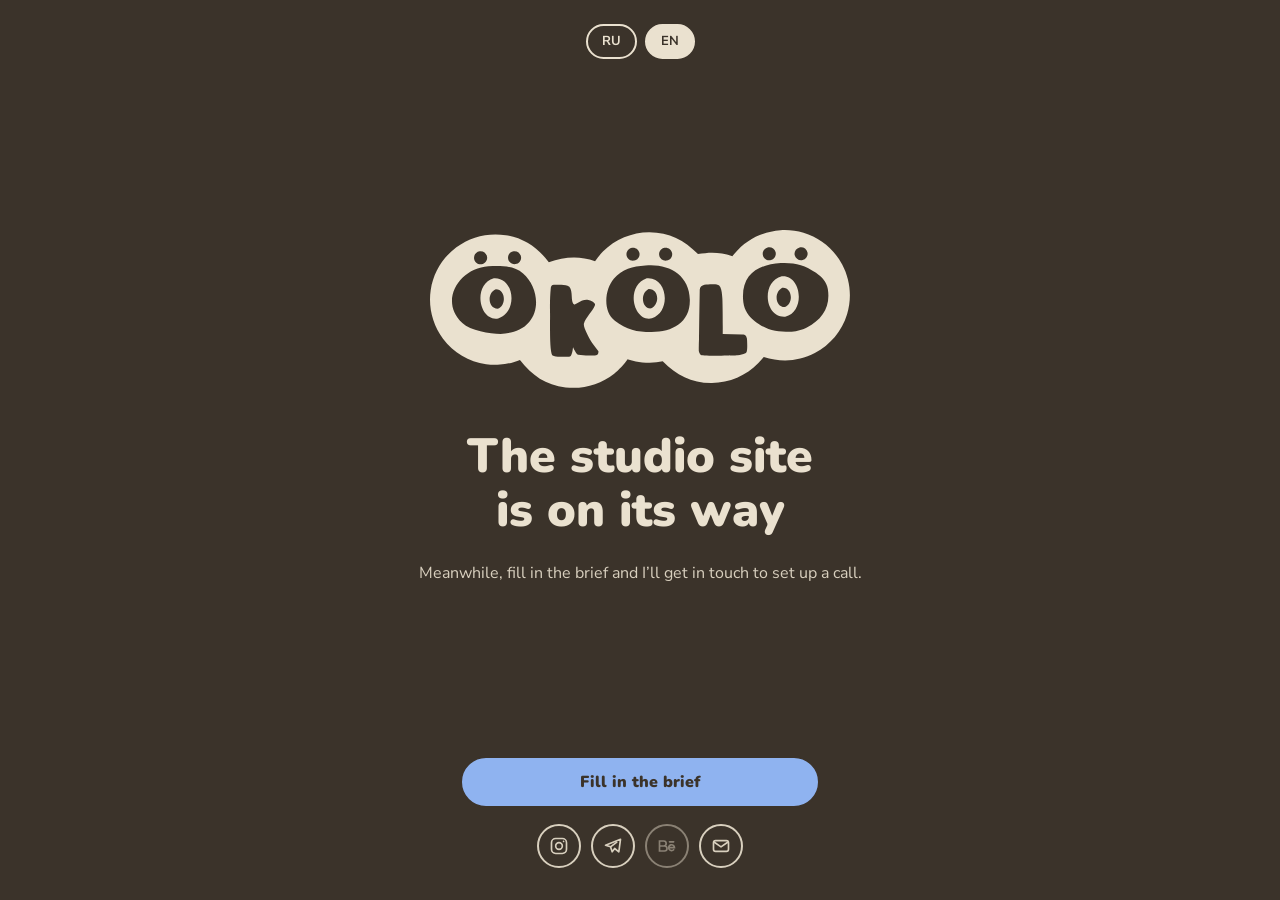
<file: index.html>
<!doctype html>
<html lang="ru">
<head>
<meta charset="utf-8">
<meta name="viewport" content="width=device-width, initial-scale=1, viewport-fit=cover">
<title>OKOLO Studio</title>
<meta name="description" content="OKOLO Studio. Заполни бриф, и я свяжусь с тобой. / Fill in the brief and I’ll get in touch.">
<meta name="theme-color" content="#3B332A">
<link rel="icon" href="/assets/mark.svg" type="image/svg+xml">
<link rel="preconnect" href="https://fonts.googleapis.com"><link rel="preconnect" href="https://fonts.gstatic.com" crossorigin>
<link href="https://fonts.googleapis.com/css2?family=Nunito:wght@900&family=Nunito+Sans:opsz,wght@6..12,400;6..12,600;6..12,700&display=swap" rel="stylesheet">
<style>
:root{--cocoa:#3B332A;--cream:#EAE1CF;--sky:#8FB3F0;--m:24px}
@media(min-width:600px){:root{--m:48px}}
*{box-sizing:border-box}html,body{margin:0;min-height:100%;background:var(--cocoa);color:var(--cream)}
body{font:400 16px/1.5 'Nunito Sans',system-ui,sans-serif;hyphens:none}
.screen{min-height:100vh;min-height:100dvh;display:flex;flex-direction:column;align-items:center;padding:calc(24px + env(safe-area-inset-top)) var(--m) calc(32px + env(safe-area-inset-bottom));text-align:center}
.grow{flex:1}
.lang{display:flex;gap:8px}
.chip{font:700 13px/1 'Nunito Sans',sans-serif;border:2px solid var(--cream);color:var(--cream);background:none;border-radius:999px;padding:9px 14px;cursor:pointer;touch-action:manipulation}
.chip[aria-pressed=true]{background:var(--cream);color:var(--cocoa)}
.hero{display:flex;flex-direction:column;align-items:center;gap:24px;max-width:640px;width:100%}
.logo{width:min(300px,80%);height:auto;color:var(--cream);margin-bottom:8px}
@media(min-width:1024px){.logo{width:420px}}
h1{font:900 clamp(28px,7.6vw,48px)/1.12 'Nunito',sans-serif;margin:0;text-wrap:balance}
p{margin:0;max-width:520px;text-wrap:pretty;opacity:.9}
.cta{display:flex;align-items:center;justify-content:center;width:100%;max-width:360px;min-height:52px;padding:14px 28px;border-radius:999px;background:var(--sky);color:var(--cocoa);border:2px solid var(--cocoa);font:900 16px/1 'Nunito',sans-serif;text-decoration:none;white-space:nowrap;touch-action:manipulation;transition:transform .12s}
.cta:active{transform:scale(.98)}
.bottom{display:flex;flex-direction:column;align-items:center;gap:16px;width:100%}
.socials{display:flex;gap:10px}
.social{width:44px;height:44px;border-radius:50%;border:2px solid currentColor;display:grid;place-items:center;color:var(--cream);opacity:.9}
.social svg{width:20px;height:20px}
.social.soon{opacity:.45}
.mail{color:var(--cream);font-weight:600;font-size:14px;text-underline-offset:4px}
[data-l]{display:none}html[lang=ru] [data-l=ru],html[lang=en] [data-l=en]{display:revert}
</style>
</head>
<body>
<main class="screen">
  <div class="lang" role="group" aria-label="Язык / Language"><button class="chip" data-set="ru">RU</button><button class="chip" data-set="en">EN</button></div>
  <div class="grow"></div>
  <div class="hero">
    <div id="logo"></div>
    <h1><span data-l="ru">Сайт студии<br> скоро будет здесь</span><span data-l="en">The studio site<br> is on its way</span></h1>
    <p><span data-l="ru">А пока можно заполнить бриф, и&nbsp;я свяжусь с&nbsp;тобой, чтобы договориться о&nbsp;созвоне.</span><span data-l="en">Meanwhile, fill in the brief and I’ll get in touch to set up a&nbsp;call.</span></p>
  </div>
  <div class="grow"></div>
  <div class="bottom">
    <a class="cta" href="/brief/"><span data-l="ru">Заполнить бриф</span><span data-l="en">Fill in the brief</span></a>
    <div class="socials"><a class="social" href="https://www.instagram.com/okolo.studio/" target="_blank" rel="noopener" aria-label="Instagram"><svg viewBox="0 0 24 24" fill="none" stroke="currentColor" stroke-width="2"><rect x="3" y="3" width="18" height="18" rx="5"/><circle cx="12" cy="12" r="4"/><circle cx="17.5" cy="6.5" r="1" fill="currentColor" stroke="none"/></svg></a><a class="social" href="https://t.me/okolo_studio" target="_blank" rel="noopener" aria-label="Telegram"><svg viewBox="0 0 24 24" fill="none" stroke="currentColor" stroke-width="2" stroke-linejoin="round"><path d="M21 4 3 11l6 2 2 6 3-4 5 4z"/><path d="m9 13 8-6"/></svg></a><span class="social soon" role="img" aria-label="Behance · soon" title="Behance · soon"><svg viewBox="0 0 24 24" fill="none" stroke="currentColor" stroke-width="2" stroke-linecap="round"><path d="M3 6h5a3 3 0 0 1 0 6H3zM3 12h6a3 3 0 0 1 0 6H3z"/><path d="M14 14h7a3.5 3.5 0 1 0-1 2.5M15 7h5"/></svg></span><a class="social" href="mailto:hello@okolo.studio" aria-label="hello@okolo.studio"><svg viewBox="0 0 24 24" fill="none" stroke="currentColor" stroke-width="2" stroke-linecap="round" stroke-linejoin="round"><rect x="3" y="5.5" width="18" height="13" rx="2.5"/><path d="M4 7.5 12 13l8-5.5"/></svg></a></div>
  </div>
</main>
<script src="/logo.js"></script>
<script>
document.getElementById('logo').outerHTML = window.OKOLO_LOGO;
var saved; try { saved = localStorage.getItem('okolo-lang'); } catch (e) {}
function setLang(l) { document.documentElement.lang = l; document.querySelectorAll('[data-set]').forEach(function (b) { b.setAttribute('aria-pressed', b.dataset.set === l); }); try { localStorage.setItem('okolo-lang', l); } catch (e) {} }
setLang(saved || (/^ru/i.test(navigator.language || '') ? 'ru' : 'en'));
document.querySelectorAll('[data-set]').forEach(function (b) { b.onclick = function () { setLang(b.dataset.set); }; });
</script>
</body>
</html>
</file>
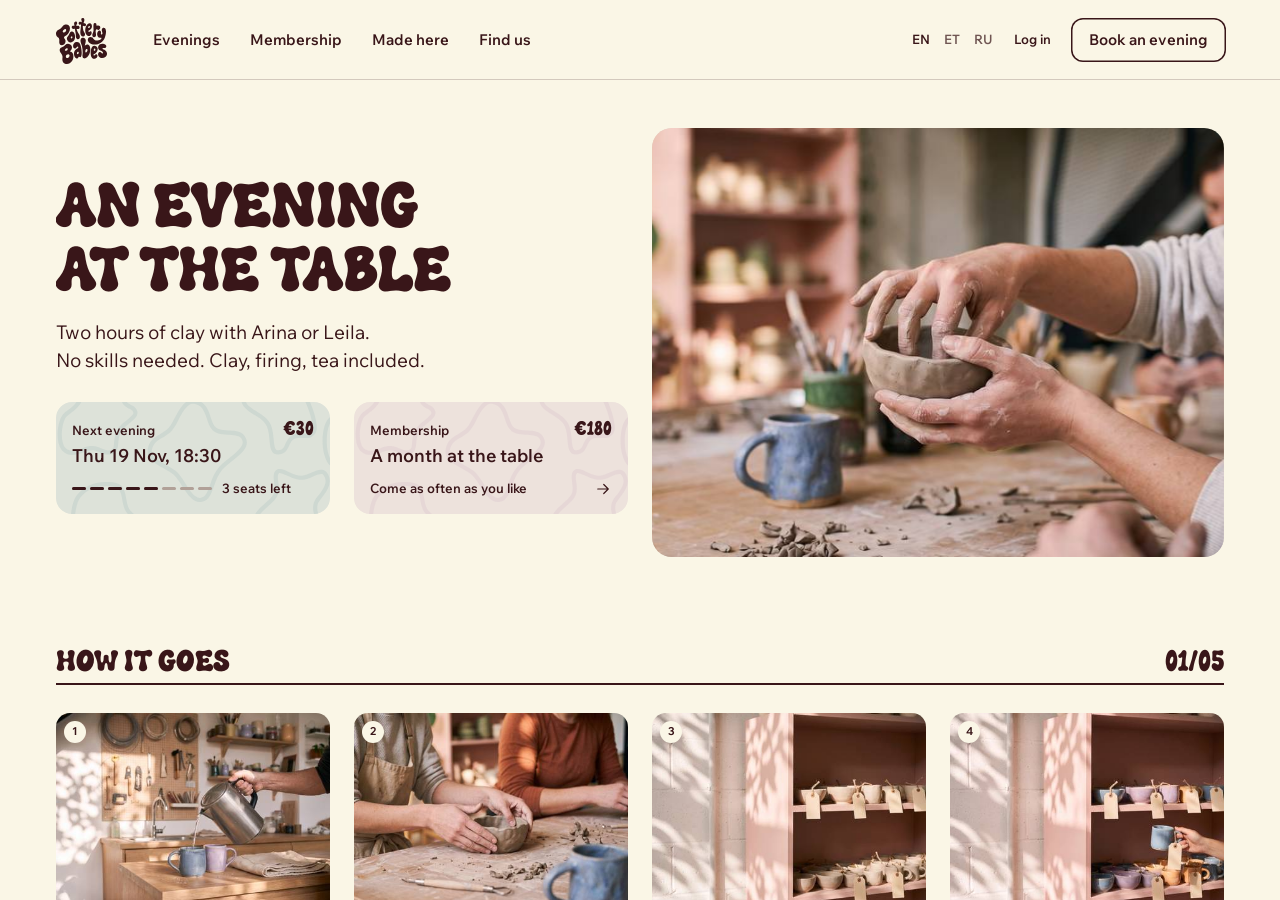
<file: pottery-babes/index.html>
<!doctype html>
<html lang="en">
<head>
<meta charset="utf-8">
<meta name="viewport" content="width=device-width,initial-scale=1,viewport-fit=cover">
<title>Pottery Babes, the members' pottery studio in Tallinn</title>
<meta name="description" content="An evening at the table for €30 or a month for €180. Prototype of the Pottery Babes website with sample data.">
<meta name="robots" content="noindex,nofollow">
<meta name="theme-color" content="#FAF6E6">
<link rel="icon" href="assets/icons/favicon.svg" type="image/svg+xml">
<link rel="icon" href="assets/icons/favicon-32px.png" sizes="32x32" type="image/png">
<link rel="apple-touch-icon" href="assets/icons/apple-touch-icon-180px.png">
<link rel="preconnect" href="https://fonts.googleapis.com">
<link rel="preconnect" href="https://fonts.gstatic.com" crossorigin>
<link href="https://fonts.googleapis.com/css2?family=Wix+Madefor+Text:wght@400;500;600;700&display=swap" rel="stylesheet">
<link rel="preload" href="assets/pottery-babes.woff2" as="font" type="font/woff2" crossorigin>
<link rel="stylesheet" href="styles.css">
</head>
<body>
<div class="app" id="app">
 <div class="devwrap" id="devwrap"><div class="devbox" id="devbox"><div class="device" id="device" data-dev="phone"><div class="stage" id="stage">

  <!-- HOME -->
  <section class="screen" id="s-home">
   <header class="bar" data-bar></header>
   <div class="scroll" id="homescroll">
    <div class="hero">
     <div class="hero-img" id="heroimg"><img data-img="hero" alt="Hands shaping a small clay bowl at the studio table"></div>
     <div class="hero-t">
      <h1 class="h1 hl" id="herohl"><span><b>An evening</b></span> <span><b>at the table</b></span></h1>
      <p data-in style="--i:2">Two hours of clay with Arina or Leila.<br>No skills needed. Clay, firing, tea included.</p>
      <div class="hero-cards" data-in style="--i:3">
       <button class="nextcard patt" id="nextcard" data-act="book" data-ev="1119">
        <span class="nc-top"><span><span class="nc-l">Next evening</span><span><span class="nc-p">Next: </span>Thu 19 Nov, 18:30</span></span><span class="num" style="font-size:20px" data-guest>€30</span><span class="small b" data-mem id="nextinc">Included</span></span>
        <span class="seatline"><span class="seats" data-taken="5"></span><span class="small b">3 seats left</span></span>
       </button>
       <button class="nextcard monthcard patt s-lilac" data-mem data-act="nav-profile">
        <span class="nc-top"><span><span class="nc-l">Your membership</span><span>Active until 16 Dec</span></span></span>
        <span class="seatline"><span class="small b mynext" data-d="See your profile">See your profile</span><span class="ic s chev" data-ic="fwd" style="margin-left:auto"></span></span>
       </button>
       <button class="nextcard monthcard patt s-lilac" data-guest data-act="member">
        <span class="nc-top"><span><span class="nc-l">Membership</span><span>A month at the table</span></span><span class="num" style="font-size:20px">€180</span></span>
        <span class="seatline"><span class="small b">Come as often as you like</span><span class="ic s chev" data-ic="fwd" style="margin-left:auto"></span></span>
       </button>
       <button class="rowbtn memrow" data-guest data-act="member"><span class="small">Coming often? A month is €180</span><span class="ic chev" data-ic="fwd"></span></button>
       <button class="rowbtn memrow" data-mem data-act="nav-profile"><span class="small mynext" data-d="Your membership is active until 16 Dec">Your membership is active until 16 Dec</span><span class="ic chev" data-ic="fwd"></span></button>
      </div>
     </div>
    </div>

    <div class="sec"><div class="sec-h" data-reveal><h2 class="h2">How it goes</h2><span class="h2">01/05</span></div>
     <div class="steps">
      <div class="step" data-reveal style="--i:0"><div class="ph"><img data-img="step1" alt=""><span class="n">1</span></div><div class="tx"><b>Come as you are</b><small>No experience, no kit. The kettle is on.</small></div></div>
      <div class="step" data-reveal style="--i:1"><div class="ph"><img data-img="step2" alt=""><span class="n">2</span></div><div class="tx"><b>Make a thing</b><small>Two hours at the table. Arina or Leila show how.</small></div></div>
      <div class="step" data-reveal style="--i:2"><div class="ph"><img data-img="step3" alt=""><span class="n">3</span></div><div class="tx"><b>We fire it</b><small>It dries, meets the kiln and waits on the shelf.</small></div></div>
      <div class="step" data-reveal style="--i:3"><div class="ph"><img data-img="step4" alt=""><span class="n">4</span></div><div class="tx"><b>Come back for it</b><small>We message you when it is ready.</small></div></div>
     </div>
    </div>

    <div class="sec"><div class="sec-h" data-reveal><h2 class="h2">Next evenings</h2><span class="h2">02/05</span></div>
     <div id="homelist"></div>
     <button class="rowbtn rowlink" data-reveal data-act="book" data-view="month"><span class="small b">See the whole month</span><span class="ic chev" data-ic="fwd"></span></button>
    </div>

    <div class="split belong s-lilac" id="belong" data-reveal>
     <div class="ph"><img data-img="belong" alt="Two friends laughing over a clay cup at the table"></div>
     <div class="in2 patt">
      <h2 class="h1 s">Belong</h2>
      <ul class="checks"><li style="--i:0"><span class="ic s" data-ic="check"></span>Come as often as you like</li><li style="--i:1"><span class="ic s" data-ic="check"></span>Your own shelf</li><li style="--i:2"><span class="ic s" data-ic="check"></span>Firing included</li><li style="--i:3"><span class="ic s" data-ic="check"></span>A members' evening every month</li></ul>
      <div data-guest>
       <div class="priceline"><span class="num">€180</span><span class="small">a month</span></div>
       <button class="btn quiet" data-act="join">Become a member</button>
       <p class="small mute" style="margin-top:14px">Here about twice a week?<br>Then the month costs less than dropping in.</p>
      </div>
      <div data-mem>
       <p class="status" style="margin:18px 0 4px"><svg class="tick in" viewBox="0 0 24 24"><circle cx="12" cy="12" r="12"/><path pathLength="1" d="M7 12.4l3.3 3.3L17 9"/></svg>Your membership is active</p>
       <p class="small" style="margin-bottom:16px">17 Nov to 16 Dec, renews 17 Dec</p>
       <button class="btn quiet" data-act="book">Book an evening</button>
       <p class="small mute" style="margin-top:14px">Evenings are included.<br>Nothing to pay when you book.</p>
      </div>
     </div>
    </div>

    <div class="sec" id="madehome"><div class="sec-h" data-reveal><h2 class="h2">Made here</h2><span class="h2">03/05</span></div>
     <div class="pad" style="padding-top:var(--sh);display:grid;gap:18px">
      <p class="lead" data-reveal>Meet the members. Each has a shelf at the studio and a page for what came out of the kiln.</p>
      <div class="mems" id="homemems" data-reveal></div>
      <div class="wgrid" id="homeworks"></div>
     </div>
     <button class="rowbtn rowlink" data-reveal data-act="nav-made"><span class="small b">See the whole shelf</span><span class="ic chev" data-ic="fwd"></span></button>
    </div>

    <div class="sec find" id="find"><div class="sec-h" data-reveal><h2 class="h2">Find us</h2><span class="h2">04/05</span></div>
     <div class="split rev s-c50" data-reveal>
      <div class="ph"><img data-img="studio" alt="The studio room with a long table by the window"></div>
      <div class="in2 patt">
       <h3 class="h1 s">Ankru 8, Tallinn</h3>
       <ul class="facts"><li><span class="ic s" data-ic="pin"></span>In the courtyard of the Põhjala factory</li><li><span class="ic s" data-ic="cal"></span>The glass door opens for booked evenings</li></ul>
       <button class="btn quiet" data-act="noop">Open in Maps<span class="ic s chev" data-ic="fwd"></span></button>
      </div>
     </div>
    </div>

    <div class="sec"><div class="sec-h" data-reveal><h2 class="h2">Good to know</h2><span class="h2">05/05</span></div>
     <div class="know">
       <div class="acc"><button class="acc-h" data-act="acc" aria-expanded="false"><span>Do I need to know how?</span><i class="pm"></i></button><div class="acc-b"><div><p>No. Most people at the table try clay for the first time. Arina or Leila show every step.</p></div></div></div>
       <div class="acc"><button class="acc-h" data-act="acc" aria-expanded="false"><span>What is in the €30?</span><i class="pm"></i></button><div class="acc-b"><div><p>Two hours at the table, clay, firing and tea.</p></div></div></div>
       <div class="acc"><button class="acc-h" data-act="acc" aria-expanded="false"><span>Can I come alone?</span><i class="pm"></i></button><div class="acc-b"><div><p>Yes. Many people do. You share one table with everyone else.</p></div></div></div>
       <div class="acc"><button class="acc-h" data-act="acc" aria-expanded="false"><span>When do I get my piece?</span><i class="pm"></i></button><div class="acc-b"><div><p>After it has dried and been fired. We message you when it is ready to pick up.</p></div></div></div>
     </div>
     <div class="wonder patt s-blue duo" data-reveal><div class="duo-t"><b>Still wondering?</b><br><button class="link" style="padding:4px 0" data-act="noop">Write to us on Instagram</button></div><span class="ch" data-c="plate" data-e="thinking"></span></div>
    </div>

    <footer class="foot patt" id="foot">
     <div class="foot-a"><img data-logo="foot" alt="Pottery Babes"><h2 class="h1 foot-h">See you at&nbsp;the&nbsp;table</h2></div>
     <div class="foot-b">
      <div><span>Ankru 8, Tallinn</span><span>Põhjala factory courtyard</span></div>
      <div><span>An evening, €30</span><span>A month, €180</span></div>
      <div><span>Instagram @pottery.babes</span><span>EN&nbsp; ET&nbsp; RU</span></div>
     </div>
     <div class="foot-c"><span>© 2026 Pottery Babes</span><span>Prototype for review. Photos, members and dates are sample data, studio photos are AI placeholders.</span></div>
    </footer>
   </div>
   <div class="sticky" id="sticky"><button class="btn buy" data-act="book"><span>Book an evening</span><i class="div" data-guest></i><span data-guest>€30</span></button></div>
  </section>

  <!-- MEMBERSHIP -->
  <section class="screen" id="s-member" hidden>
   <header class="bar" data-bar></header>
   <div class="scroll"><div class="body two">
    <div class="main">
     <button class="link crumb top" data-act="back"><span class="ic s" data-ic="back"></span>Back</button>
     <h1 class="h1 top" data-in style="--i:0">A month at&nbsp;the&nbsp;table</h1>
     <p class="lead top" data-in style="--i:1">Come whenever the studio is open, as often as you like. Your work waits on your own shelf.</p>
     <div class="priceline" data-in style="--i:3;margin:4px 0"><span class="num" style="font-size:var(--h1)">€180</span><span>a month</span></div>
     <p class="small mute" data-guest data-in style="--i:4">Here about twice a week? Then the month costs less than dropping in.</p><p class="small mute" data-mem data-in style="--i:4">Your month runs 17 Nov to 16 Dec and renews 17 Dec. Evenings are included.</p>
    </div>
    <aside class="side">
     <div class="card s-lilac" data-in style="--i:2"><div class="ph"><img data-img="belong" alt=""></div>
      <div class="rows" style="padding:14px 16px 16px"><ul class="checks" style="margin:0"><li style="--i:1"><span class="ic s" data-ic="check"></span>Come as often as you like</li><li style="--i:2"><span class="ic s" data-ic="check"></span>Your own shelf</li><li style="--i:3"><span class="ic s" data-ic="check"></span>Firing included</li><li style="--i:4"><span class="ic s" data-ic="check"></span>A members' evening every month</li></ul></div></div>
    </aside>
   </div></div>
   <div class="footbar"><button class="btn buy" data-guest data-act="join"><span>Become a member</span><i class="div"></i><span>€180</span></button><p class="small" data-mem><b>Your membership is active</b>, until 16 Dec</p><button class="btn next" data-mem data-act="book">Book an evening</button></div>
  </section>

  <!-- BOOK -->
  <section class="screen" id="s-book" hidden>
   <div class="flowbar" data-flowbar></div>
   <div class="scroll"><div class="body two">
    <div class="main">
     <h1 class="h1 s" data-in style="--i:0">Pick an evening</h1>
     <p class="status" data-mem data-in style="--i:1"><svg class="tick" viewBox="0 0 24 24"><circle cx="12" cy="12" r="12"/><path pathLength="1" d="M7 12.4l3.3 3.3L17 9"/></svg>Active membership, nothing to pay</p>
     <div class="seg short" id="viewseg" data-in style="--i:1"><i class="thumb"></i><button data-act="view" data-view="list" class="on">List</button><button data-act="view" data-view="month">Month</button></div>
     <div id="bookbody"></div>
    </div>
    <aside class="side wideonly">
     <div class="card s-c50" data-in style="--i:2"><div class="ph"><img data-img="studio" alt=""></div><div class="rows"><div><span class="ic s" data-ic="pin"></span>Ankru 8, Põhjala factory courtyard</div><div><span class="ic s" data-ic="cal"></span>Two hours at one table</div><div data-guest><span class="ic s" data-ic="check"></span>Clay, firing and tea are in the €30</div><div data-mem><span class="ic s" data-ic="check"></span>Included in your membership</div></div></div>
    </aside>
   </div></div>
   <div class="footbar"><p class="small" id="bookstatus">No evening chosen yet</p><button class="btn next" id="bookgo" data-act="book-next" disabled>Pick an evening</button></div>
  </section>

  <!-- DETAILS -->
  <section class="screen" id="s-details" hidden>
   <div class="flowbar" data-flowbar></div>
   <div class="scroll"><form class="body two" id="detform" novalidate>
    <div class="main">
     <h1 class="h1 s top" id="dethl" data-in style="--i:0">Your details</h1>
     <label class="f" data-in style="--i:2"><span>Name</span><input name="name" autocomplete="off" placeholder="Mari Tamm"><em class="err"><span><i>!</i>Tell us your name</span></em></label>
     <label class="f" data-in style="--i:3"><span>Email</span><input name="email" type="email" inputmode="email" autocomplete="off" placeholder="you@example.com"><em class="err"><span><i>!</i>This email looks unfinished</span></em></label>
     <label class="f" id="passrow" data-in style="--i:4" hidden><span>Password</span><input name="pass" class="pw" autocomplete="off" autocapitalize="off" spellcheck="false" placeholder="At least 8 characters"><em class="err"><span><i>!</i>Use at least 8 characters</span></em></label>
     <div class="ctl" id="seatsrow" data-in style="--i:4"><span><b>Seats</b><br><span class="small mute" id="seatsleft"></span></span><div class="stepper"><button type="button" data-act="seat" data-d="-1" aria-label="One seat fewer" data-ic="minus"></button><span class="n" aria-live="polite"><b id="seatn">1</b></span><button type="button" data-act="seat" data-d="1" aria-label="One seat more" data-ic="plus"></button></div></div>
     <div class="linkrow" data-in style="--i:5"><button type="button" class="link" data-act="fill">Fill in sample details</button><button type="button" class="link" id="haveacc" data-act="login" hidden>Already a member? Log in</button></div>
    </div>
    <aside class="side"><div class="sumcard" data-in style="--i:1"><div><b id="detsum1"></b><br><span class="small mute" id="detsum2"></span></div><span class="num" id="dettotal">€30</span></div></aside>
   </form></div>
   <div class="footbar"><button class="btn next" data-act="details-next">Continue to payment</button></div>
  </section>

  <!-- PAY -->
  <section class="screen" id="s-pay" hidden>
   <div class="flowbar" data-flowbar></div>
   <div class="scroll"><div class="body two">
    <div class="main">
     <h1 class="h1 s top" data-in style="--i:0">Payment</h1>
     <div class="alert" id="payalert" role="alert"><div><div class="inner"><i class="bang">!</i><span><b>The payment did not go through</b><br>Nothing was charged. Try again or pick another way to pay.</span></div></div></div>
     <div class="seg" id="payseg" data-in style="--n:3;--i:2"><i class="thumb"></i><button data-act="paytab" data-tab="card" class="on">Card</button><button data-act="paytab" data-tab="wallet">Apple Pay</button><button data-act="paytab" data-tab="bank">Bank link</button></div>
     <div id="paypanes" data-in style="--i:3">
      <div class="pane" data-pane="card"><label class="f"><span>Card number</span><input readonly value="Sample card, nothing is charged" aria-label="Card number, sample"></label><div class="two-f"><label class="f"><span>Expires</span><input readonly value="MM / YY"></label><label class="f"><span>CVC</span><input readonly value="•••"></label></div></div>
      <div class="pane" data-pane="wallet" hidden><p>You confirm with your phone on the next step. No card details to type.</p></div>
      <div class="pane" data-pane="bank" hidden><p class="small mute">Pick your bank. You confirm the payment in the bank's own page.</p><div class="banks"><button class="bank patt sel" data-act="bank">Bank one<span class="ic s" data-ic="check"></span></button><button class="bank patt" data-act="bank">Bank two<span class="ic s" data-ic="check"></span></button><button class="bank patt" data-act="bank">Bank three<span class="ic s" data-ic="check"></span></button></div></div>
     </div>
    </div>
    <aside class="side"><div class="sumcard" data-in style="--i:1"><div><b id="paysum1"></b><br><span class="small mute" id="paysum2"></span></div><span class="num" id="paytotal">€30</span></div></aside>
   </div></div>
   <div class="footbar"><button class="btn buy" id="paygo" data-act="pay"><span>Pay</span><i class="div"></i><span id="paybtnsum">€30</span></button><p class="small mute" style="text-align:center">Prototype. Nothing is charged and nothing you type leaves this page.</p></div>
  </section>

  <!-- PROCESSING -->
  <section class="screen" id="s-processing" hidden>
   <div class="center"><div class="loader"><i class="lshadow" id="lshadow"></i><span class="ch eq" id="loaderch" data-c="star" data-e="joy"></span></div><div><b style="font-size:18px" id="loadt">Paying</b><p class="small mute">One moment. Keep this page open.</p></div></div>
  </section>

  <!-- CONFIRMED -->
  <section class="screen" id="s-confirmed" hidden>
   <header class="bar" data-bar></header>
   <div class="scroll"><div class="body two">
    <div class="main">
     <p class="status top" data-in style="--i:0"><svg class="tick" viewBox="0 0 24 24"><circle cx="12" cy="12" r="12"/><path pathLength="1" d="M7 12.4l3.3 3.3L17 9"/></svg>Booking confirmed</p>
     <div class="lockup auto top" data-in style="--i:1"><h1 class="h1" id="confhl">See you Thursday</h1><p>Your seat is booked.<br>We sent the details to <span id="confmail">mari@example.com</span>.</p><span class="ch pop" style="--i:4" data-c="mug" data-e="joy"></span></div>
     <button class="btn quiet" data-in style="--i:4" data-act="addcal"><span class="ic s" data-ic="cal"></span>Add to calendar</button>
     <button class="link" data-in style="--i:5;justify-self:center" data-act="noop">Change or cancel</button>
    </div>
    <aside class="side">
     <div class="card s-c50" data-in style="--i:3"><div class="ph"><img data-img="studio" alt=""></div><div class="rows"><div><span class="ic s" data-ic="cal"></span><span id="confwhen"></span></div><div><span class="ic s" data-ic="pin"></span>Ankru 8, Põhjala factory courtyard</div><div><span class="ic s" data-ic="user"></span><span id="confseats"></span></div></div></div>
     <div class="upsell s-lilac last" data-guest data-in style="--i:6"><div><b style="font-size:16px;line-height:1.3">A month at the table is €180</b><br><span class="small">Come as often as you like.</span></div><button class="btn quiet" data-act="member">See the month<span class="ic s chev" data-ic="fwd"></span></button></div>
     <div class="upsell s-lilac last" data-mem data-in style="--i:6"><div><b style="font-size:16px;line-height:1.3">It is in your profile now</b><br><span class="small">Your next evening sits there next to your membership.</span></div><button class="btn quiet" data-act="nav-profile">See your profile<span class="ic s chev" data-ic="fwd"></span></button></div>
    </aside>
   </div></div>
  </section>

  <!-- WAITING LIST -->
  <section class="screen" id="s-wait" hidden>
   <div class="flowbar"><div class="row1"><span style="width:44px"></span><span class="t">Waiting list</span><button class="icon" data-act="close" aria-label="Close" data-ic="x"></button></div></div>
   <div class="scroll"><form class="body narrow" id="waitform" novalidate>
    <p class="small b" data-in style="--i:0" id="waitwhen"></p>
    <h1 class="h1" data-in style="--i:1">This evening is&nbsp;full</h1>
    <p data-in style="--i:2">Leave your email. We will write if a seat frees up.<span data-guest> Nothing is charged until you book.</span></p>
    <label class="f" data-in style="--i:3"><span>Email</span><input name="email" type="email" inputmode="email" autocomplete="off" placeholder="you@example.com"><em class="err"><span><i>!</i>This email looks unfinished</span></em></label>
   </form></div>
   <div class="footbar"><button class="btn next" data-act="wait-go">Put me on the list</button></div>
  </section>
  <section class="screen" id="s-waitdone" hidden>
   <div class="flowbar"><div class="row1"><span style="width:44px"></span><span class="t">Waiting list</span><button class="icon" data-act="close" aria-label="Close" data-ic="x"></button></div></div>
   <div class="scroll"><div class="body narrow">
    <p class="status" data-in style="--i:0"><svg class="tick" viewBox="0 0 24 24"><circle cx="12" cy="12" r="12"/><path pathLength="1" d="M7 12.4l3.3 3.3L17 9"/></svg>Saved</p>
    <div class="lockup auto" data-in style="--i:1"><h1 class="h1">You are on&nbsp;the&nbsp;list</h1><p>We will write to <span id="waitmail">mari@example.com</span> if a seat frees up on Wed 25 Nov.<span data-guest> Nothing is charged until you book.</span></p><span class="ch pop" style="--i:4" data-c="teapot" data-e="pleased"></span></div>
    <div class="emptycard s-blue" data-in style="--i:3"><b style="font-size:16px;line-height:1.3">Rather not wait? This one still has seats</b><div id="waitalt"></div><button class="btn buy" data-act="wait-alt"><span id="waitaltlbl">Book Sun 22 Nov</span><i class="div" data-guest></i><span data-guest>€30</span></button></div>
   </div></div>
  </section>

  <!-- WELCOME -->
  <section class="screen" id="s-welcome" hidden>
   <header class="bar" data-bar></header>
   <div class="scroll"><div class="body two">
    <div class="main">
     <p class="status top" data-in style="--i:0"><svg class="tick" viewBox="0 0 24 24"><circle cx="12" cy="12" r="12"/><path pathLength="1" d="M7 12.4l3.3 3.3L17 9"/></svg>You are a member</p>
     <div class="lockup blk top" data-in style="--i:1"><div class="lk-t"><h1 class="h1">Welcome in</h1><p>Your month runs 17 Nov to 16 Dec.<br>Your shelf is waiting.</p></div><span class="ch pop" style="--i:4" data-c="star" data-e="wink"></span></div>
     <button class="btn buy" data-in style="--i:4" data-act="book">Book your first evening</button>
     <button class="btn quiet" data-in style="--i:5" data-act="profile" id="welprofile">Set up your profile</button>
    </div>
    <aside class="side">
     <div class="mcard s-lilac" data-in style="--i:3"><div class="strip patt"></div><div class="rows"><div><span class="ic s" data-ic="user"></span><span style="flex:1"><span id="welname">Mari Tamm</span>, member</span><span class="ch eq" id="welavatar" style="--eq:24px" data-c="mug" data-e="hello" hidden></span></div><div><span class="ic s" data-ic="cal"></span>17 Nov to 16 Dec, renews 17 Dec</div></div></div>
    </aside>
   </div></div>
  </section>

  <!-- PICKER -->
  <section class="screen" id="s-picker" hidden>
   <div class="flowbar"><div class="row1"><button class="icon" data-act="back" aria-label="Back" data-ic="back"></button><span class="t">Your profile</span><button class="icon" data-act="back" aria-label="Close" data-ic="x"></button></div></div>
   <div class="scroll"><div class="body narrow">
    <div class="lockup blk" data-max="132" data-in style="--i:0"><div class="lk-t"><h1 class="h1 s">Choose your character</h1><p>It stands next to your name and on your shelf tag. You can change it any time.</p></div><span class="chbox"><span class="ch eq" id="pickch" data-c="mug" data-e="joy"></span></span></div>
    <div class="tiles" id="tiles" role="radiogroup" aria-label="Character" data-in style="--i:2"></div>
    <div class="f" data-in style="--i:3"><span id="coverlbl">Colour of your profile plate</span><div class="covers" id="covers" role="radiogroup" aria-labelledby="coverlbl"></div></div>
    <label class="f" data-in style="--i:4"><span>Name on your profile</span><input id="pickname" value="Mari T" autocomplete="off"></label>
   </div></div>
   <div class="footbar"><button class="btn next" data-act="save-profile">Save my profile</button><button class="link" style="justify-self:center;padding:6px" data-act="back">Skip for now</button></div>
  </section>

  <!-- LOG IN -->
  <section class="screen" id="s-login" hidden>
   <div class="flowbar"><div class="row1"><span style="width:44px"></span><span class="t">Members</span><button class="icon" data-act="close" aria-label="Close" data-ic="x"></button></div></div>
   <div class="scroll"><form class="body narrow" id="loginform" novalidate>
    <h1 class="h1" data-in style="--i:0">Welcome back</h1>
    <p data-in style="--i:1">Log in to book evenings on your membership and to see your shelf.</p>
    <label class="f" data-in style="--i:2"><span>Email</span><input name="email" type="email" inputmode="email" autocomplete="off" placeholder="you@example.com"><em class="err"><span><i>!</i>This email looks unfinished</span></em></label>
    <label class="f" data-in style="--i:3"><span>Password</span><input name="pass" class="pw" autocomplete="off" autocapitalize="off" spellcheck="false" placeholder="Your password"><em class="err"><span><i>!</i>Use at least 8 characters</span></em></label>
    <div class="linkrow" data-in style="--i:4"><button type="button" class="link" data-act="login-fill">Fill in sample details</button><button type="button" class="link" data-act="noop">Forgot your password?</button></div>
    <div class="upsell s-lilac" data-in style="--i:5"><div><b style="font-size:16px;line-height:1.3">Not a member yet?</b><br><span class="small">A month at the table is €180. You create your account when you join.</span></div><button type="button" class="btn quiet" data-act="member">See the month<span class="ic s chev" data-ic="fwd"></span></button></div>
   </form></div>
   <div class="footbar"><button class="btn next" data-act="login-go">Log in</button><p class="small mute" style="text-align:center">Prototype. Nothing you type leaves this page.</p></div>
  </section>

  <!-- MADE HERE, WORK, PROFILE -->
  <section class="screen" id="s-made" hidden><header class="bar" data-bar></header><div class="scroll"><div class="body" id="madebody"></div></div></section>
  <section class="screen" id="s-work" hidden><header class="bar" data-bar></header><div class="scroll"><div class="body two rev" id="workbody"></div></div></section>
  <section class="screen" id="s-profile" hidden><header class="bar" data-bar></header><div class="scroll"><div class="body" id="profbody"></div></div></section>

  <!-- MENU -->
  <div class="menu" id="menu" aria-hidden="true">
   <header class="bar"><span class="logo"><img class="lg-pb" style="display:block" data-logo="pb" alt=""></span><div class="bar-r"><button class="icon" data-act="menu-close" aria-label="Close menu" data-ic="x"></button></div></header>
   <div class="scroll">
    <button class="mrow" style="--i:0" data-act="nav-book"><span class="h1">Evenings</span><small>Dates and free seats</small></button>
    <button class="mrow" style="--i:1" data-act="nav-member"><span class="h1">Membership</span><small data-guest>A month at the table, €180</small><small data-mem>Yours is active until 16 Dec</small></button>
    <button class="mrow" style="--i:2" data-act="nav-made"><span class="h1">Made here</span><small>Members and what they made</small></button>
    <button class="mrow" style="--i:3" data-act="nav-find"><span class="h1">Find us</span><small>Ankru 8, Tallinn</small></button>
    <button class="mrow" style="--i:4" data-mem data-act="nav-profile"><span class="h1">Your profile</span><small>Your membership, your next evening, your shelf</small></button>
    <button class="mrow" style="--i:4" data-guest data-act="login"><span class="h1">Log in</span><small>For members</small></button>
    <div class="pad mx" style="--i:5;padding-top:20px;padding-bottom:24px;display:grid;gap:16px">
     <button class="nextcard patt duo" style="text-align:left" data-act="nav-book" data-chhost><span class="duo-t"><span class="small b">Next evening</span><br><b style="font-size:17px">Thu 19 Nov, 18:30</b><br><span class="small">3 seats left</span></span><span class="ch" data-c="bowl" data-e="hello"></span></button>
     <div class="seg" id="langseg" style="--n:3"><i class="thumb"></i><button data-act="lang" class="on">EN</button><button data-act="lang">ET</button><button data-act="lang">RU</button></div>
     <p class="small mute" style="display:flex;justify-content:space-between;align-items:center"><span>Instagram @pottery.babes</span><button class="link" data-mem style="padding:6px 0;color:var(--cocoa-800)" data-act="logout">Log out</button></p>
    </div>
   </div>
  </div>

  <div class="toast" id="toast" role="status" aria-live="polite"></div>
 </div></div></div></div>

 <div class="pill"><button class="pill-b" data-act="panel" aria-label="Open the motion panel"><b id="pillt">Motion</b><span id="pilld">Speed, screens and timings</span></button><div class="pseg" id="pseg"><button data-act="device" data-d="phone" class="on">Phone</button><button data-act="device" data-d="tablet">Tablet</button><button data-act="device" data-d="desktop">Computer</button></div></div>
 <div class="scrim" id="scrim" data-act="panel"></div>
 <aside class="panel" id="panel" aria-label="Motion panel">
  <h2 class="h2">Motion</h2>
  <p class="mute">Click through the site. Every motion that plays lights up in the list below with its timing. Photos, members and their pieces are placeholders.</p>
  <div class="now" aria-live="off"><b id="nowt">Nothing played yet</b><span id="nowd">Tap anything in the prototype.</span></div>
  <h3>Screen</h3>
  <div class="seg" id="devseg" style="--n:3"><i class="thumb"></i><button data-act="device" data-d="phone" class="on">Phone</button><button data-act="device" data-d="tablet">Tablet</button><button data-act="device" data-d="desktop">Computer</button></div>
  <button class="ctl" role="switch" aria-checked="false" data-act="sw" data-k="wide" id="widesw" style="margin-top:6px"><span>Hide this panel for a bigger preview</span><i class="sw"></i></button>
  <h3>Speed</h3>
  <div class="seg" id="speedseg" style="--n:4"><i class="thumb"></i><button data-act="speed" data-s="1" class="on">1×</button><button data-act="speed" data-s="2">½</button><button data-act="speed" data-s="4">¼</button><button data-act="speed" data-s="10">⅒</button></div>
  <h3>Switches</h3>
  <button class="ctl" role="switch" aria-checked="false" data-act="sw" data-k="member"><span>Logged in as a member</span><i class="sw"></i></button>
  <button class="ctl" role="switch" aria-checked="false" data-act="sw" data-k="rm"><span>Reduced motion</span><i class="sw"></i></button>
  <button class="ctl" role="switch" aria-checked="false" data-act="sw" data-k="failLoad"><span>The next list does not load</span><i class="sw"></i></button>
  <button class="ctl" role="switch" aria-checked="false" data-act="sw" data-k="failPay"><span>The next payment fails</span><i class="sw"></i></button>
  <h3>Jump to a screen</h3>
  <div class="chips" id="chips"></div>
  <h3>Timings</h3>
  <div class="spec" id="spec"></div>
 </aside>
</div>

<script src="app.js"></script>
</body>
</html>
</file>
<file: pottery-babes/styles.css>
@font-face{font-family:'Pottery Babes';src:url("assets/pottery-babes.woff2") format('woff2');font-weight:400;font-style:normal;font-display:block}
:root{
  --cocoa-900:#2E1214;--cocoa-800:#391619;--cocoa-700:#503132;--cocoa-500:#6F5552;--cocoa-300:#B1A198;--cocoa-200:#D3C9BD;--cocoa-100:#E3DBCD;--cocoa-50:#EEE9DA;
  --cream:#FAF6E6;--blue-500:#6B94A3;--blue-300:#A9BEBE;--blue-200:#C1CFCB;--blue-100:#DDE2D9;
  --lilac-500:#B993B5;--lilac-300:#CCB1C4;--lilac-200:#E0CED2;--lilac-100:#EDE2DC;
  --apricot-700:#C97F50;--apricot-600:#E08F59;--apricot-500:#F7A062;--apricot-100:#F9E5CC;
  --k:1;--ps:380px;--hov:var(--cocoa-50);--prs:var(--cocoa-100);--sf:var(--cream);
  --out:cubic-bezier(.2,.7,.2,1);--in:cubic-bezier(.6,0,.85,.35);--spring:cubic-bezier(.3,1.45,.5,1);
  --head:'Pottery Babes','Wix Madefor Text',system-ui,sans-serif;--text:'Wix Madefor Text',system-ui,-apple-system,'Segoe UI',sans-serif;
  --pat:url("assets/pattern.svg");
}
*,*::before,*::after{box-sizing:border-box}
html,body{height:100%;margin:0}
body{background:var(--cocoa-100);color:var(--cocoa-800);font-family:var(--text);font-size:15px;line-height:1.45;-webkit-font-smoothing:antialiased;overflow:hidden}
button,input{font:inherit;color:inherit}
button{background:none;border:0;padding:0;cursor:pointer;text-align:inherit;-webkit-tap-highlight-color:transparent}
h1,h2,h3,p{margin:0}
img{display:block;max-width:100%}
[hidden]{display:none!important}
:focus{outline:none}
:focus-visible{outline:2px solid var(--cocoa-800);outline-offset:3px}

/* surfaces: hover and pressed are tints of the surface an element sits on */
.s-lilac{--sf:var(--lilac-100);--hov:var(--lilac-200);--prs:var(--lilac-300)}
.s-blue{--sf:var(--blue-100);--hov:var(--blue-200);--prs:var(--blue-300)}
.s-c50{--sf:var(--cocoa-50);--hov:var(--cocoa-100);--prs:var(--cocoa-200)}

/* ---------- shell ---------- */
.app{height:100%;display:grid;grid-template-columns:minmax(0,1fr) 400px}
.devwrap{display:grid;place-items:center;min-width:0;min-height:0;overflow:hidden}
.devbox{position:relative}
.device{position:absolute;left:0;top:0;transform-origin:0 0;border:10px solid var(--cocoa-800);border-radius:44px;overflow:hidden;background:var(--cocoa-800)}
.device[data-dev=tablet]{border-radius:30px}
.device[data-dev=desktop]{border-radius:16px}
.stage{position:absolute;inset:0;overflow:hidden;background:var(--cream);container:stage/inline-size}
.stage>*{--g:20px;--h1:34px;--h1s:28px;--h2:22px;--sp:40px;--sh:16px;--cg:10px}
.screen{position:absolute;inset:0;display:flex;flex-direction:column;background:var(--cream);will-change:transform}
.scroll{flex:1;min-height:0;overflow-y:auto;overflow-x:hidden;overscroll-behavior:contain;scrollbar-width:none}
.scroll::-webkit-scrollbar{display:none}
.pad{padding:0 var(--g)}
.app.compact{display:flex;flex-direction:column}
.app.compact .devwrap{flex:1}
.app.native .devwrap{display:block}
.app.native .devbox{width:100%;height:100%}
.app.native .device{position:relative;width:100%;height:100%;border:0;border-radius:0;transform:none}

/* ---------- type ---------- */
.h1{font-family:var(--head);font-weight:400;font-size:var(--h1);line-height:1;letter-spacing:0;text-transform:uppercase;text-wrap:balance}
.h1.s{font-size:var(--h1s)}
.h2{font-family:var(--head);font-weight:400;font-size:var(--h2);line-height:1;text-transform:uppercase;text-wrap:balance}
.num{font-family:var(--head);font-weight:400;line-height:1}
.mute{color:var(--cocoa-500)}
.small{font-size:13px}
.b{font-weight:600}
.lead{max-width:52ch}

/* ---------- header ---------- */
.bar{flex:none;height:60px;display:flex;align-items:center;gap:12px;padding:0 calc(var(--g) - 8px) 0 var(--g);border-bottom:1px solid var(--cocoa-200);background:var(--cream);position:relative;z-index:3;transition:height calc(200ms*var(--k)) var(--out)}
.bar .logo{display:grid;place-items:center;height:44px;flex:none}
.lg-pb{width:26px}
.lg-full{display:none;height:46px;width:auto;max-width:none;transition:height calc(200ms*var(--k)) var(--out)}
.nav{display:none;gap:2px;margin-left:20px}
.nav button{height:40px;padding:0 14px;border-radius:10px;font-weight:600;font-size:15px;white-space:nowrap;transition:background-color calc(120ms*var(--k)) var(--out)}
.nav button:active{background:var(--prs)}
.bar-r{margin-left:auto;display:flex;align-items:center;gap:4px}
.lang{font-size:13px;font-weight:600;padding:0 10px;height:44px;border-radius:10px;transition:background-color calc(120ms*var(--k)) var(--out)}
.langs{display:none}
.langs .lang{color:var(--cocoa-500);padding:0 7px}
.langs .lang.on{color:var(--cocoa-800)}
.btn.hbook{display:none;height:44px;font-size:15px;padding:0 18px;margin:0 6px}
.avatar{width:44px;height:44px;border-radius:50%;background:var(--sf);display:grid;place-items:center;flex:none;transition:background-color calc(120ms*var(--k)) var(--out),transform calc(80ms*var(--k)) var(--out)}
.avatar .ch{--eq:26px}
.avatar:active{transform:scale(.94);background:var(--prs)}
.icon{width:44px;height:44px;display:grid;place-items:center;border-radius:12px;flex:none;transition:background-color calc(120ms*var(--k)) var(--out),transform calc(80ms*var(--k)) var(--out)}
.i{width:24px;height:24px;fill:none;stroke:currentColor;stroke-width:1.6;stroke-linecap:round;stroke-linejoin:round;display:block}
.ic{display:inline-grid;place-items:center;flex:none}
.ic.s .i{width:18px;height:18px}
.icon:active{background:var(--prs);transform:scale(.94)}
.flowbar{flex:none;background:var(--cream);position:relative;z-index:3}
.flowbar .row1{height:60px;display:flex;align-items:center;justify-content:space-between;padding:0 calc(var(--g) - 12px)}
.flowbar .t{font-size:14px;font-weight:600}
.prog{display:flex;gap:6px;padding:0 var(--g)}
.prog i{flex:1;height:3px;border-radius:2px;background:var(--cocoa-200);position:relative;overflow:hidden}
.prog i::after{content:'';position:absolute;inset:0;background:var(--cocoa-800);transform:scaleX(0);transform-origin:left;transition:transform calc(300ms*var(--k)) var(--out)}
.prog i.on::after{transform:scaleX(1)}
.prog i.was::after{transform:scaleX(1);transition:none}
.crumb{display:inline-flex;align-items:center;gap:6px;justify-self:start;margin:-8px 0 -6px -6px}

/* ---------- buttons ---------- */
.btn{position:relative;display:flex;align-items:center;justify-content:center;gap:10px;width:100%;height:56px;padding:0 20px;border-radius:12px;font-weight:600;font-size:16px;white-space:nowrap;
  transition:background-color calc(120ms*var(--k)) var(--out),color calc(120ms*var(--k)) var(--out),box-shadow calc(120ms*var(--k)) var(--out),transform calc(80ms*var(--k)) var(--out)}
.btn:active{transform:scale(.98);transition-duration:calc(80ms*var(--k))}
.btn.buy{background:var(--apricot-500);color:var(--cocoa-800)}
.btn.buy:active{background:var(--apricot-700)}
.btn.next{background:var(--cocoa-800);color:var(--cream)}
.btn.next:active{background:var(--cocoa-900)}
.btn.quiet{box-shadow:inset 0 0 0 1.5px var(--cocoa-800)}
.btn.quiet:active{background:var(--prs)}
.btn .div{width:1px;height:20px;background:currentColor;opacity:.45}
.btn[disabled]{background:var(--cocoa-100);color:var(--cocoa-300);box-shadow:none;cursor:default;transform:none}
.btn.is-loading{cursor:progress;transform:none}
.btn.fit{width:auto}
.link{font-weight:600;font-size:14px;text-decoration:underline;text-underline-offset:3px;text-decoration-thickness:1px;padding:12px 6px;border-radius:8px;transition:color calc(120ms*var(--k)) var(--out)}
.link:active{color:var(--cocoa-900)}
.spin{width:18px;height:18px;border-radius:50%;border:2px solid currentColor;border-right-color:transparent;animation:spin .8s linear infinite;flex:none}
@keyframes spin{to{transform:rotate(360deg)}}
@media (hover:hover){
  .btn.buy:not([disabled]):not(.is-loading):hover{background:var(--apricot-600)}
  .btn.next:not([disabled]):not(.is-loading):hover{background:var(--cocoa-700)}
  .btn.quiet:not([disabled]):not(.is-loading):hover{background:var(--hov)}
  .icon:hover,.nav button:hover,.lang:hover,.avatar:hover,.rowbtn:hover,.acc-h:hover,.maker:hover{background:var(--hov)}
  .pav[data-chhost]{cursor:pointer}
  .seg button:not(.on):hover{background:var(--hov)}
  .stepper button:not([disabled]):hover{background:var(--hov)}
  .link:hover{text-decoration-thickness:2px}
  .rowbtn:hover .chev{transform:translateX(4px)}
  .nextcard:hover{background:var(--blue-200);--pc:var(--blue-300)}
  .nextcard.monthcard:hover{background:var(--lilac-200);--pc:var(--lilac-300)}
  .pick:not(.sel):not(.full):hover,.bank:not(.sel):hover,.tile:not(.sel):hover,.face:not(.sel):hover,.fchip:not(.on):hover{background:var(--cocoa-100)}
  .pick.full:hover{background:var(--cocoa-50)}
  .f input:hover{box-shadow:inset 0 0 0 1px var(--cocoa-800)}
  .day.has:not(.sel):hover{background:var(--blue-200)}
  .mrow:hover .h1{transform:translateX(6px)}
  .mem:hover .av{background:var(--hov)}
  .wcard:hover .ph img,.step:hover .ph img{transform:scale(1.05)}
  .wcard:hover b{text-decoration:underline;text-underline-offset:3px}
}

/* ---------- entrance ---------- */
[data-in]{opacity:0;transform:translateY(12px);transition:opacity calc(300ms*var(--k)) var(--out),transform calc(300ms*var(--k)) var(--out);transition-delay:calc(var(--i,0)*50ms*var(--k))}
[data-in].in{opacity:1;transform:none}
[data-reveal]{opacity:0;transform:translateY(16px);transition:opacity calc(300ms*var(--k)) var(--out),transform calc(300ms*var(--k)) var(--out);transition-delay:calc(var(--i,0)*60ms*var(--k))}
[data-reveal].in{opacity:1;transform:none}

/* ---------- characters ---------- */
.ch{display:block;flex:none;height:var(--h,64px);aspect-ratio:var(--ar,1);cursor:pointer}
.ch.eq{height:calc(var(--eq,40px)*var(--eqh,1));translate:var(--ox,0) var(--oy,0)}
.ch-b{position:relative;display:block;width:100%;height:100%;transform-origin:50% 100%}
.ch-b img{position:absolute;inset:0;width:100%;height:100%;opacity:0;max-width:none;user-select:none;-webkit-user-drag:none}
.ch-b img.on{opacity:1}
.ch[data-e=asleep] .ch-b{animation:breathe 3.8s ease-in-out infinite}
@keyframes breathe{50%{transform:scale(1.03,.97)}}
.ch.pop{opacity:0;transform:scale(.6) rotate(-8deg);transform-origin:50% 100%;transition:opacity calc(220ms*var(--k)) var(--out),transform calc(460ms*var(--k)) var(--spring);transition-delay:calc(var(--i,0)*50ms*var(--k))}
.in .ch.pop,.ch.pop.in{opacity:1;transform:none}
.chbox{flex:none;width:96px;height:var(--h,96px);display:grid;place-items:center}
.chbox .ch{--eq:60px}
.tick{width:24px;height:24px;flex:none}
.tick circle{fill:var(--cocoa-800);transform-origin:12px 12px;transform:scale(0);transition:transform calc(260ms*var(--k)) var(--spring)}
.tick path{stroke:var(--cream);stroke-width:2;fill:none;stroke-linecap:round;stroke-linejoin:round;stroke-dasharray:1;stroke-dashoffset:1;transition:stroke-dashoffset calc(300ms*var(--k)) var(--out) calc(180ms*var(--k))}
.in .tick circle,.tick.in circle{transform:none}
.in .tick path,.tick.in path{stroke-dashoffset:0}
.status{display:flex;align-items:center;gap:10px;font-size:13px;font-weight:600}

/* ---------- lockups ---------- */
.lockup{display:flex;justify-content:space-between;align-items:flex-start;gap:16px}
.lockup .h1,.lk-t{flex:1;min-width:0}
.lk-t{display:grid;gap:12px}
.lockup.auto{display:grid;grid-template-columns:minmax(0,1fr) auto;gap:12px 16px;align-items:start}
.lockup.auto>.h1{grid-area:1/1}
.lockup.auto>p{grid-area:2/1/3/3}
.lockup.auto>.ch{grid-area:1/2}
.lockup.auto.one>p{grid-area:2/1}
.lockup.auto.one>.ch{grid-area:1/2/3/3}
.duo{display:flex;justify-content:space-between;align-items:center;gap:14px}
.duo-t{flex:1;min-width:0}

/* ---------- pattern: one scale everywhere ---------- */
.patt{position:relative;overflow:hidden}
.patt::before{content:'';position:absolute;inset:0;background:var(--pc,var(--blue-200));-webkit-mask:var(--pat) center/var(--ps) auto;mask:var(--pat) center/var(--ps) auto;opacity:var(--po,.55);pointer-events:none;transition:opacity calc(200ms*var(--k)) var(--out),background-color calc(120ms*var(--k)) var(--out)}
.patt>*{position:relative}

/* ---------- home ---------- */
.hero{display:flex;flex-direction:column}
.hero-img{margin:12px var(--g) 0;border-radius:16px;overflow:hidden;aspect-ratio:16/10;background:var(--cocoa-100)}
.hero-img img{width:100%;height:112%;object-fit:cover;transform:scale(1.06);opacity:0;transition:transform calc(600ms*var(--k)) var(--out),opacity calc(300ms*var(--k)) var(--out);will-change:transform}
.hero-img.in img{transform:translateY(var(--py,0px));opacity:1}
.hero-t{padding:16px var(--g) 0;display:grid;gap:12px}
.hl span{display:inline-block;overflow:hidden;vertical-align:top}
.hl b{display:block;font-weight:400;transform:translateY(105%);transition:transform calc(300ms*var(--k)) var(--out)}
.hl span:nth-child(2) b{transition-delay:calc(70ms*var(--k))}
.hl.in b{transform:none}
.hero-cards{display:grid;grid-template-columns:minmax(0,1fr)}
.nextcard{display:block;width:100%;background:var(--blue-100);border-radius:16px;padding:16px;text-align:left;transition:background-color calc(120ms*var(--k)) var(--out),transform calc(80ms*var(--k)) var(--out)}
.nextcard.duo{display:flex}
.nextcard:active{transform:scale(.985);background:var(--blue-200)}
.nc-top{display:flex;justify-content:space-between;align-items:baseline;gap:12px;font-size:18px;font-weight:600}
.nc-l{display:none;font-size:13px;margin-bottom:3px}
.nextcard.monthcard{display:none;background:var(--lilac-100);--pc:var(--lilac-200)}
.nextcard.monthcard:active{background:var(--lilac-200)}
.seatline{display:flex;align-items:center;gap:10px;margin-top:10px}
.seats{display:flex;gap:4px}
.seats i{width:14px;height:3px;border-radius:2px;background:var(--cocoa-300);position:relative;overflow:hidden}
.seats i.t::after{content:'';position:absolute;inset:0;background:var(--cocoa-800);transform:scaleX(0);transform-origin:left;transition:transform calc(180ms*var(--k)) var(--spring);transition-delay:calc(var(--n)*45ms*var(--k) + 120ms*var(--k))}
.seats.go i.t::after{transform:scaleX(1)}
.rowbtn{display:flex;width:100%;align-items:center;justify-content:space-between;gap:12px;padding:16px var(--g);border-bottom:1px solid var(--cocoa-200);min-height:56px;transition:background-color calc(120ms*var(--k)) var(--out)}
.rowbtn:active{background:var(--prs)}
.rowbtn b{display:block;font-weight:600;font-size:16px}
.rowbtn small{display:block;font-size:13px;color:var(--cocoa-500)}
.rowbtn .meta{display:flex;align-items:center;gap:8px;font-size:13px;font-weight:600;white-space:nowrap}
.memrow{margin:8px calc(var(--g)*-1) 0;width:calc(100% + var(--g)*2);border-top:1px solid var(--cocoa-200)}
.chev{transition:transform calc(120ms*var(--k)) var(--out)}
.sec{padding:var(--sp) 0 0}
.sec-h{display:flex;justify-content:space-between;align-items:baseline;margin:0 var(--g);padding-bottom:8px;border-bottom:2px solid var(--cocoa-800)}
.steps{display:grid;grid-template-columns:1fr 1fr;gap:18px var(--cg);padding:var(--sh) var(--g) 0}
#homelist .evc{display:none}
.rowlink{border-bottom:0}
.body .rowlink{margin:0 calc(var(--g)*-1);width:calc(100% + var(--g)*2)}
.step .ph{aspect-ratio:4/3;position:relative;overflow:hidden;background:var(--cocoa-100);border-radius:14px}
.step .ph img{width:100%;height:100%;object-fit:cover;transform:scale(1.08);transition:transform calc(600ms*var(--k)) var(--out)}
.step.in .ph img{transform:none}
.step .n{position:absolute;left:8px;top:8px;width:22px;height:22px;border-radius:50%;background:var(--cream);font-size:11px;font-weight:700;display:grid;place-items:center}
.step .tx{padding:10px 2px 0}
.step .tx b{display:block;font-size:14px;font-weight:600;line-height:1.25}
.step .tx small{display:block;font-size:12px;color:var(--cocoa-500);line-height:1.35;margin-top:3px}
.split{margin:var(--sp) var(--g) 0;background:var(--sf);border-radius:16px;overflow:hidden}
.sec>.split{margin-top:var(--sh)}
.split .ph{aspect-ratio:16/9;overflow:hidden}
.split .ph img,.card .ph img,.wphoto img{width:100%;height:100%;object-fit:cover}
.split .in2{padding:20px}
.split .facts+.btn{margin-top:18px}
.checks,.facts{list-style:none;padding:0;margin:14px 0 0;display:grid;gap:10px}
.checks li,.facts li{display:flex;gap:12px;align-items:center}
.facts li{align-items:flex-start}
.facts .ic{margin-top:.18em}
.checks .i path{stroke-dasharray:24;stroke-dashoffset:24;transition:stroke-dashoffset calc(300ms*var(--k)) var(--out);transition-delay:calc(var(--i,0)*80ms*var(--k) + 150ms*var(--k))}
.in .checks .i path,.checks.in .i path{stroke-dashoffset:0}
.priceline{display:flex;align-items:baseline;gap:8px;margin:16px 0}
.priceline .num{font-size:26px}
.acc{border-bottom:1px solid var(--cocoa-200)}
.acc-h{display:flex;width:100%;justify-content:space-between;align-items:center;gap:12px;min-height:56px;padding:12px var(--g);font-size:15px;font-weight:500;transition:background-color calc(120ms*var(--k)) var(--out)}
.pm{position:relative;width:16px;height:16px;flex:none}
.pm::before,.pm::after{content:'';position:absolute;left:0;top:7px;width:16px;height:1.6px;border-radius:1px;background:currentColor;transition:transform calc(200ms*var(--k)) var(--out)}
.pm::after{transform:rotate(90deg)}
.acc.open .pm::after{transform:rotate(0deg)}
.acc.open .pm::before{transform:rotate(180deg)}
.acc-b{display:grid;grid-template-columns:minmax(0,1fr);grid-template-rows:0fr;transition:grid-template-rows calc(200ms*var(--k)) var(--out)}
.acc.open .acc-b{grid-template-rows:1fr}
.acc-b>div{overflow:hidden}
.acc-b p{padding:0 var(--g) 16px;color:var(--cocoa-500);font-size:14px;opacity:0;transform:translateY(-4px);transition:opacity calc(200ms*var(--k)) var(--out),transform calc(200ms*var(--k)) var(--out)}
.acc.open .acc-b p{opacity:1;transform:none}
.wonder{margin:var(--sh) var(--g) 0;background:var(--blue-100);border-radius:16px;padding:14px 16px}
.foot{margin-top:calc(var(--sp)*.8);background:var(--cocoa-800);color:var(--cream);padding:28px var(--g) 100px;--pc:var(--cocoa-700);--po:.6;display:grid;gap:20px;grid-template-columns:minmax(0,1fr)}
.foot-a{display:flex;align-items:center;gap:16px}
.foot-a img{width:64px;flex:none}
.foot-h{font-size:26px}
.foot-b{display:grid;grid-template-columns:1fr 1fr;gap:14px 20px;font-size:13px;color:var(--cocoa-200)}
.foot-b div{display:grid;gap:4px;align-content:start}
.foot-b div:last-child{grid-column:1/-1;grid-auto-flow:column;justify-content:space-between}
.foot-c{font-size:13px;color:var(--cocoa-300);padding-top:14px;border-top:1px solid var(--cocoa-700);display:flex;flex-wrap:wrap;justify-content:space-between;gap:6px 24px}
.sticky{position:absolute;left:0;right:0;bottom:0;padding:10px var(--g) max(14px,env(safe-area-inset-bottom,0px));background:var(--cream);border-top:1px solid var(--cocoa-200);transform:translateY(110%);opacity:0;transition:transform calc(250ms*var(--k)) var(--out),opacity calc(200ms*var(--k)) var(--out);z-index:4}
.sticky.show{transform:none;opacity:1}

/* ---------- community ---------- */
.mems{display:flex;gap:14px;overflow-x:auto;scrollbar-width:none;margin:0 calc(var(--g)*-1);padding:2px var(--g)}
.mems::-webkit-scrollbar{display:none}
.mem{display:grid;justify-items:center;gap:6px;font-size:12.5px;font-weight:600;flex:none}
.av{width:56px;height:56px;border-radius:50%;background:var(--sf);display:grid;place-items:center;transition:background-color calc(120ms*var(--k)) var(--out),transform calc(80ms*var(--k)) var(--out)}
.av .ch{--eq:32px}
.mem:active .av{transform:scale(.94);background:var(--prs)}
.mem.more .av{font-family:var(--head);font-size:17px;background:var(--cocoa-50)}
.wgrid{display:grid;grid-template-columns:1fr 1fr;gap:16px 10px}
.wgrid .wcard .ph{aspect-ratio:1}
.wgrid.three{grid-template-columns:repeat(3,1fr)}
.cols{columns:2;column-gap:10px}
.wcard{display:block;width:100%;text-align:left;break-inside:avoid}
.cols .wcard{margin-bottom:16px}
.wcard .ph{display:block;border-radius:14px;overflow:hidden;background:var(--cocoa-100);aspect-ratio:var(--r,1)}
.wcard .ph img{width:100%;height:100%;object-fit:cover;transition:transform calc(400ms*var(--k)) var(--out)}
.wcard b{display:block;margin-top:8px;font-size:14px;font-weight:600;line-height:1.25}
.wcard small{display:block;font-size:12.5px;color:var(--cocoa-500)}
.wcard:active .ph img{transform:scale(.98)}
.fchips{display:flex;gap:6px;overflow-x:auto;scrollbar-width:none;margin:0 calc(var(--g)*-1);padding:0 var(--g)}
.fchips::-webkit-scrollbar{display:none}
.fchip{height:40px;padding:0 16px;border-radius:20px;background:var(--cocoa-50);font-size:14px;font-weight:600;white-space:nowrap;flex:none;transition:background-color calc(150ms*var(--k)) var(--out),color calc(150ms*var(--k)) var(--out),transform calc(80ms*var(--k)) var(--out)}
.fchip:active{transform:scale(.96)}
.fchip.on{background:var(--cocoa-800);color:var(--cream)}
.band{background:var(--blue-100);border-radius:16px;padding:18px;display:grid;gap:14px}
.wphoto{border-radius:16px;overflow:hidden;background:var(--cocoa-100);aspect-ratio:1}
.ghost{position:absolute;z-index:10;object-fit:cover;border-radius:16px;max-width:none;pointer-events:none}
.maker{display:flex;align-items:center;gap:12px;width:calc(100% + 16px);margin:0 -8px;padding:8px;border-radius:14px;transition:background-color calc(120ms*var(--k)) var(--out)}
.maker:active{background:var(--prs)}
.maker .av{width:48px;height:48px}
.maker .av .ch{--eq:28px}
.maker b{display:block;font-size:16px;font-weight:600}
.faces{display:flex;gap:8px;flex-wrap:wrap}
.face{display:flex;align-items:center;gap:8px;height:48px;padding:0 16px 0 12px;border-radius:24px;background:var(--cocoa-50);font-weight:700;transition:background-color calc(150ms*var(--k)) var(--out),box-shadow calc(150ms*var(--k)) var(--out),transform calc(80ms*var(--k)) var(--out)}
.face .ch{--eq:26px}
.face:active{transform:scale(.95)}
.face.sel{background:var(--blue-100);box-shadow:inset 0 0 0 2px var(--cocoa-800)}
.roll{position:relative;display:inline-block;overflow:hidden;height:22px;min-width:20px;text-align:center}
.roll b{display:block;line-height:22px;font-weight:700}
.roll b+b{position:absolute;inset:0}
.shelfcard{background:var(--cocoa-50);border-radius:16px;padding:16px;display:grid;gap:12px}
.stats{display:grid;grid-template-columns:repeat(3,1fr);gap:10px}
.stat{background:var(--cocoa-50);border-radius:14px;padding:14px 12px}
.stat .num{font-size:30px;display:block}
.stat small{font-size:12.5px;color:var(--cocoa-500);display:block;margin-top:4px}
.sub-h{display:flex;justify-content:space-between;align-items:baseline;padding-bottom:8px;border-bottom:2px solid var(--cocoa-800);margin-top:12px}
.btnrow{display:grid;gap:10px}
.profhead{display:grid;gap:16px}
.cover{height:112px;border-radius:16px;background:var(--lilac-500);--pc:var(--lilac-200);--po:.75}
.cover::before{transition:transform calc(900ms*var(--k)) var(--out);transform:scale(1.08)}
.in .cover::before{transform:none}
.pavrow{display:flex;justify-content:space-between;align-items:flex-end;gap:12px;margin-top:-48px;padding:0 4px 0 16px;position:relative;min-height:96px}
.pavrow .status{padding-bottom:10px}
.pav{width:96px;height:96px;border-radius:50%;background:var(--sf);box-shadow:0 0 0 4px var(--cream);display:grid;place-items:center;flex:none}
.pav .ch{--eq:54px}

/* ---------- flow ---------- */
.body{--gp:16px;padding:20px var(--g) 28px;display:grid;gap:var(--gp);align-content:start;grid-template-columns:minmax(0,1fr)}
.body.two>.main,.body.two>.side{display:contents}
.body.two:not(.rev) .top{order:-2}
.body.two:not(.rev)>.side>*{order:-1}
.body.two:not(.rev)>.side>.last{order:1}
.body.two>.side.wideonly{display:none}
.footbar{flex:none;padding:12px var(--g) max(16px,env(safe-area-inset-bottom,0px));border-top:1px solid var(--cocoa-200);background:var(--cream);display:grid;gap:10px}
.seg{position:relative;display:grid;grid-auto-flow:column;grid-auto-columns:1fr;height:48px;border-radius:12px;box-shadow:inset 0 0 0 1.5px var(--cocoa-800);padding:3px;gap:0}
.seg .thumb{position:absolute;top:3px;bottom:3px;left:3px;width:calc((100% - 6px)/var(--n,2));border-radius:9px;background:var(--cocoa-800);transform:translateX(calc(var(--at,0)*100%));transition:transform calc(250ms*var(--k)) var(--spring)}
.seg button{position:relative;z-index:1;text-align:center;font-weight:600;font-size:14px;border-radius:9px;white-space:nowrap;transition:color calc(150ms*var(--k)) var(--out),background-color calc(120ms*var(--k)) var(--out)}
.seg button.on{color:var(--cream)}
.pick{display:block;width:100%;padding:14px 16px;border-radius:14px;background:var(--cocoa-50);--po:0;text-align:left;transition:background-color calc(150ms*var(--k)) var(--out),box-shadow calc(150ms*var(--k)) var(--out),transform calc(80ms*var(--k)) var(--out)}
.pick:active{transform:scale(.985)}
.pick.sel,.bank.sel{background:var(--blue-100);--po:.6}
.tile.sel{background:var(--blue-100)}
.pick,.bank,.tile{position:relative;overflow:hidden}
.pick::after,.bank::after,.tile::after{content:'';position:absolute;inset:0;border-radius:inherit;box-shadow:inset 0 0 0 2px var(--cocoa-800);opacity:0;pointer-events:none;z-index:2;transition:opacity calc(150ms*var(--k)) var(--out)}
.pick.sel::after,.bank.sel::after,.tile.sel::after{opacity:1}
.pick .top{display:flex;justify-content:space-between;align-items:baseline;font-size:18px;font-weight:600;order:0}
.pick small{display:block;font-size:13px;color:var(--cocoa-500)}
.pick .badge{position:absolute;right:12px;bottom:12px;width:22px;height:22px;border-radius:50%;background:var(--cocoa-800);color:var(--cream);display:grid;place-items:center;transform:scale(0);transition:transform calc(220ms*var(--k)) var(--spring)}
.pick .badge .i{width:14px;height:14px;stroke-width:2.2}
.pick.sel .badge{transform:none}
.pick.full{background:none;box-shadow:inset 0 0 0 1px var(--cocoa-200)}
.pick.full .top{color:var(--cocoa-500)}
.list{display:grid;gap:10px}
.skel{display:grid;gap:10px}
.skel i{display:block;height:92px;border-radius:14px;background:var(--cocoa-100);animation:pulse 1.2s ease-in-out infinite}
.skel i:nth-child(2){animation-delay:.12s}.skel i:nth-child(3){animation-delay:.24s}
@keyframes pulse{50%{background:var(--cocoa-50)}}
.cal{max-width:440px}
.calhead{display:flex;align-items:center;justify-content:space-between}
.calhead .ttl{position:relative;height:26px;flex:1;text-align:center;overflow:hidden}
.calhead .ttl span{position:absolute;inset:0;display:grid;place-items:center;font-family:var(--head);font-size:22px;line-height:1;white-space:nowrap}
.wk,.grid{display:grid;grid-template-columns:repeat(7,1fr);text-align:center}
.wk{font-size:12px;color:var(--cocoa-500);margin-top:6px}
.gridwrap{position:relative;overflow:hidden;margin:0 -4px;padding:0 4px}
.grid{row-gap:4px;padding:6px 0}
.day{height:42px;display:grid;place-items:center;font-size:14px;color:var(--cocoa-500);border-radius:10px;margin:0 2px;transition:background-color calc(120ms*var(--k)) var(--out),color calc(120ms*var(--k)) var(--out),transform calc(80ms*var(--k)) var(--out)}
.day.has{background:var(--blue-100);color:var(--cocoa-800);font-weight:700}
.day.full{background:var(--cocoa-50);color:var(--cocoa-500);font-weight:600;text-decoration:line-through}
.day.has:active{transform:scale(.92)}
.day.sel{background:var(--cocoa-800);color:var(--cream)}
.day.today{box-shadow:inset 0 0 0 1px var(--cocoa-300)}
.legend{display:flex;gap:16px;font-size:12px;color:var(--cocoa-500)}
.legend i{display:inline-block;width:12px;height:12px;border-radius:4px;vertical-align:-1px;margin-right:6px}
.emptycard{background:var(--blue-100);border-radius:16px;padding:16px;display:grid;gap:12px}
.emptycard.s-c50{background:var(--cocoa-50)}
.f{display:grid;gap:6px}
.f>span{font-size:13px;font-weight:600}
.f input{height:56px;border-radius:12px;border:0;padding:0 16px;background:var(--cream);box-shadow:inset 0 0 0 1px var(--cocoa-500);font-size:16px;width:100%;transition:box-shadow calc(120ms*var(--k)) var(--out),background-color calc(150ms*var(--k)) var(--out)}
.f input::placeholder{color:var(--cocoa-300)}
.f input:focus{box-shadow:inset 0 0 0 2px var(--cocoa-800);outline:none}
.f input[readonly]{background:var(--cocoa-50);color:var(--cocoa-500)}
.f.bad input{background:var(--apricot-100);box-shadow:inset 0 0 0 2px var(--cocoa-800)}
.err{display:grid;grid-template-columns:minmax(0,1fr);font-style:normal;grid-template-rows:0fr;opacity:0;transition:grid-template-rows calc(150ms*var(--k)) var(--out),opacity calc(150ms*var(--k)) var(--out)}
.err>span{overflow:hidden;display:flex;gap:8px;align-items:center;font-size:13px;font-weight:600}
.err i,.bang{font-style:normal;width:18px;height:18px;border-radius:50%;background:var(--cocoa-800);color:var(--cream);display:grid;place-items:center;font-size:12px;font-weight:700;flex:none}
.f.bad .err{grid-template-rows:1fr;opacity:1}
.two-f{display:grid;grid-template-columns:1fr 1fr;gap:10px}
.sumcard{border-radius:14px;background:var(--cocoa-50);padding:14px 16px;display:flex;justify-content:space-between;align-items:center;gap:12px}
.sumcard .num{font-size:22px}
.ctl{display:flex;justify-content:space-between;align-items:center;gap:12px;min-height:44px;width:100%}
.stepper{display:flex;align-items:center;gap:4px}
.stepper button{width:44px;height:44px;border-radius:12px;display:grid;place-items:center;box-shadow:inset 0 0 0 1.5px var(--cocoa-800);transition:background-color calc(120ms*var(--k)) var(--out),transform calc(80ms*var(--k)) var(--out)}
.stepper button:active{transform:scale(.92);background:var(--prs)}
.stepper button[disabled]{box-shadow:inset 0 0 0 1.5px var(--cocoa-200);color:var(--cocoa-300);cursor:default;transform:none;background:none}
.stepper .n{width:36px;height:28px;overflow:hidden;text-align:center;font-weight:700;font-size:18px;position:relative}
.stepper .n b{position:absolute;inset:0;display:grid;place-items:center}
.pane{display:grid;gap:12px}
.banks{display:grid;gap:8px}
.bank{display:flex;justify-content:space-between;align-items:center;height:52px;padding:0 16px;border-radius:12px;background:var(--cocoa-50);--po:0;font-weight:600;width:100%;transition:box-shadow calc(150ms*var(--k)) var(--out),background-color calc(150ms*var(--k)) var(--out)}
.bank .ic{transform:scale(0);transition:transform calc(220ms*var(--k)) var(--spring)}
.bank.sel .ic{transform:none}
.alert{display:grid;grid-template-columns:minmax(0,1fr);grid-template-rows:0fr;opacity:0;margin-top:calc(var(--gp)*-1);transition:grid-template-rows calc(200ms*var(--k)) var(--out),opacity calc(150ms*var(--k)) var(--out),margin-top calc(200ms*var(--k)) var(--out)}
.alert.on{grid-template-rows:1fr;opacity:1;margin-top:0}
.alert>div{overflow:hidden}
.alert .inner{background:var(--apricot-100);box-shadow:inset 0 0 0 2px var(--cocoa-800);border-radius:12px;padding:12px 14px;display:flex;gap:10px;font-size:14px}
.center{flex:1;display:grid;place-content:center;justify-items:center;gap:22px;text-align:center;padding:24px}
.loader{position:relative;width:170px;height:150px;display:grid;place-items:end center}
.loader .ch{--eq:86px;cursor:default}
.loader .ch-b{transform-origin:50% 55%}
.lshadow{position:absolute;left:50%;bottom:-12px;width:74px;height:10px;margin-left:-37px;border-radius:50%;background:var(--cocoa-100)}
.card{border-radius:16px;overflow:hidden;background:var(--sf)}
.card .ph{aspect-ratio:16/7;overflow:hidden}
.card .rows{padding:8px 16px 12px;display:grid}
.card .rows div{display:flex;gap:12px;align-items:center;min-height:38px;font-size:15px}
.upsell{background:var(--lilac-100);border-radius:16px;padding:16px;display:grid;gap:12px}
.mcard{border-radius:16px;overflow:hidden;background:var(--lilac-100)}
.mcard .strip{height:112px;background:var(--lilac-500);--pc:var(--lilac-200);--po:.75}
.mcard .strip::before{transition:transform calc(900ms*var(--k)) var(--out);transform:scale(1.08)}
.in.mcard .strip::before,.in .mcard .strip::before{transform:none}
.mcard .rows{padding:8px 16px 10px;display:grid}
.mcard .rows div{display:flex;gap:12px;align-items:center;min-height:38px}
.tiles{display:grid;grid-template-columns:repeat(4,1fr);gap:8px}
.tile{border-radius:14px;background:var(--cocoa-50);height:108px;display:grid;grid-template-rows:1fr auto;justify-items:center;padding:8px 4px 8px;font-size:13px;font-weight:600;transition:background-color calc(150ms*var(--k)) var(--out),box-shadow calc(150ms*var(--k)) var(--out),transform calc(80ms*var(--k)) var(--out)}
.tile .box{height:62px;width:100%;display:grid;place-items:center}
.tile .ch{--eq:40px}
.tile:active{transform:scale(.95)}
.tile .badge{position:absolute;right:6px;top:6px;width:18px;height:18px;border-radius:50%;background:var(--cocoa-800);color:var(--cream);display:grid;place-items:center;transform:scale(0);transition:transform calc(220ms*var(--k)) var(--spring)}
.tile .badge .i{width:11px;height:11px;stroke-width:2.6}
.tile.sel .badge{transform:none}

/* ---------- menu, toast ---------- */
.menu{position:absolute;inset:0;z-index:20;background:var(--cream);display:flex;flex-direction:column;opacity:0;visibility:hidden;transition:opacity calc(250ms*var(--k)) var(--out),visibility 0s linear calc(250ms*var(--k))}
.menu.on{opacity:1;visibility:visible;transition-delay:0s}
.mrow{display:block;width:100%;padding:14px var(--g);border-bottom:1px solid var(--cocoa-200);opacity:0;transform:translateY(10px);transition:opacity calc(250ms*var(--k)) var(--out),transform calc(250ms*var(--k)) var(--out),background-color calc(120ms*var(--k)) var(--out)}
.mrow .h1{font-size:30px;display:block;transition:transform calc(120ms*var(--k)) var(--out)}
.mrow small{font-size:13px;color:var(--cocoa-500)}
.mrow:active{background:var(--cocoa-100)}
.menu.on .mrow,.menu.on .mx{opacity:1;transform:none;transition-delay:calc(var(--i)*45ms*var(--k) + 60ms*var(--k))}
.mx{opacity:0;transform:translateY(10px);transition:opacity calc(250ms*var(--k)) var(--out),transform calc(250ms*var(--k)) var(--out)}
.toast{position:absolute;left:var(--g);right:var(--g);bottom:88px;z-index:30;background:var(--cocoa-800);color:var(--cream);border-radius:12px;padding:14px 16px;font-size:14px;font-weight:500;display:flex;gap:10px;align-items:center;transform:translateY(24px);opacity:0;pointer-events:none;transition:transform calc(200ms*var(--k)) var(--in),opacity calc(200ms*var(--k)) var(--in)}
.toast.on{transform:none;opacity:1;transition:transform calc(250ms*var(--k)) var(--spring),opacity calc(200ms*var(--k)) var(--out)}

/* ---------- tablet ---------- */
@container stage (min-width:700px){
  .stage>*{--g:40px;--h1:46px;--h1s:36px;--h2:26px;--sp:56px;--sh:20px;--cg:16px}
  .screen{font-size:16px}
  .bar{height:68px}
  .btn.hbook{display:flex}
  .sticky{display:none}
  .hero-img{aspect-ratio:16/8;margin-top:20px}
  .hero-t{padding-top:24px;gap:16px}
  .hero-cards{grid-template-columns:1fr 1fr;gap:var(--cg)}
  .memrow{display:none}
  .nextcard.monthcard{display:block}
  .nc-l{display:block}
  .nc-p{display:none}
  .steps{grid-template-columns:repeat(4,1fr)}
  .step .tx small{font-size:12.5px}
  #homelist{display:grid;grid-template-columns:1fr 1fr;gap:var(--cg);padding:var(--sh) var(--g) 0}
  #homelist .rowbtn{display:none}
  #homelist .evc{display:block}
  .rowlink,.body .rowlink{display:inline-flex;width:auto;gap:14px;margin:8px calc(var(--g) - 12px) 0;padding:10px 12px;min-height:44px;border-radius:10px}
  .body .rowlink{margin:0 -12px;justify-self:start}
  .split{display:grid;grid-template-columns:1fr 1fr;min-height:430px}
  .split .ph{aspect-ratio:auto;height:100%}
  .split .in2{padding:32px;align-self:center}
  .split.rev .ph{order:2}
  .wgrid{grid-template-columns:repeat(4,1fr);gap:20px var(--cg)}
  .cols{columns:3;column-gap:var(--cg)}
  .know{padding:0 var(--g)}
  .acc-h{margin:0 -12px;width:calc(100% + 24px);padding:12px;border-radius:10px}
  .acc-b p{padding:2px 0 18px;max-width:68ch}
  .wonder{padding:16px 20px}
  .foot{padding:32px var(--g) 22px;gap:22px}
  .foot-a{gap:20px;justify-content:space-between}
  .foot-a img{width:72px}
  .foot-h{font-size:34px}
  .foot-b{grid-template-columns:repeat(3,1fr);gap:var(--cg);font-size:14px}
  .foot-b div:last-child{grid-column:auto;grid-auto-flow:row;justify-content:start}
  .body{padding-top:32px;padding-bottom:40px;--gp:18px}
  .body.two,.body.narrow{max-width:calc(720px + var(--g)*2);margin:0 auto;width:100%}
  .list{grid-template-columns:1fr 1fr}
  .seg.short{max-width:360px}
  .tiles{grid-template-columns:repeat(7,1fr)}
  .footbar{display:flex;align-items:center;justify-content:space-between;gap:24px;padding-top:14px;padding-bottom:14px}
  .footbar .btn{width:320px;margin-left:auto;order:2}
  .footbar p{text-align:left!important}
  .stats,.btnrow{gap:var(--cg)}
  .btnrow{grid-template-columns:1fr 1fr}
  .toast{left:auto;width:380px;bottom:96px}
  .menu .scroll{max-width:calc(560px + var(--g)*2);width:100%;margin:0 auto}
  .wphoto{max-height:520px;width:100%}
  .chbox{width:120px}
  .chbox .ch{--eq:76px}
  .band{grid-template-columns:1fr auto;align-items:center;padding:24px}
  .band .btn{width:300px}
  .cover{height:150px}
  .pavrow{margin-top:-56px;padding-left:24px;min-height:112px}
  .pav{width:112px;height:112px}
  .pav .ch{--eq:64px}
}

/* ---------- computer: one 12-column grid, plates are 3, 6 or 12 columns wide ---------- */
@container stage (min-width:1100px){
  .stage>*{--g:max(56px,calc((100cqw - 1180px)/2));--h1:64px;--h1s:44px;--h2:30px;--sp:88px;--sh:28px;--cg:24px}
  .screen{font-size:17px}
  .bar{height:80px}
  .bar.scrolled{height:64px}
  .bar.scrolled .lg-full{height:38px}
  .lg-pb,.menu-b,.lang1{display:none}
  .lg-full{display:block}
  .nav,.langs{display:flex}
  .hero{display:grid;grid-template-columns:minmax(0,1fr) minmax(0,1fr);gap:var(--cg);align-items:center;padding:48px var(--g) 0}
  .hero-img{order:2;margin:0;aspect-ratio:4/3;border-radius:20px}
  .hero-t{padding:0;gap:20px}
  .hero-t p{font-size:19px}
  .hero-cards{margin-top:8px}
  .steps{gap:var(--cg)}
  .step .tx b{font-size:17px}
  .step .tx small{font-size:14px}
  #homelist{grid-template-columns:repeat(4,1fr)}
  .split{border-radius:20px;min-height:480px}
  .split .in2{padding:56px}
  .split .btn{max-width:320px}
  .priceline .num{font-size:34px}
  .wgrid{gap:28px var(--cg)}
  .cols{columns:4}
  .cols .wcard{margin-bottom:28px}
  .wcard b{font-size:16px}
  .acc-h{font-size:17px;min-height:64px}
  .acc-b p{font-size:15px}
  .wonder{padding:20px 24px}
  .foot{grid-template-columns:minmax(0,1fr) minmax(0,1fr);column-gap:var(--cg);row-gap:28px;align-items:center;padding:44px var(--g) 22px}
  .foot-a{gap:24px;justify-content:flex-start}
  .foot-a img{width:76px}
  .foot-h{font-size:38px;white-space:nowrap}
  .foot-c{grid-column:1/-1}
  .flowbar .row1,.prog{max-width:calc(1180px + var(--g)*2);margin:0 auto}
  .body{padding-top:44px;padding-bottom:56px;--gp:20px}
  .body.narrow{max-width:calc(680px + var(--g)*2)}
  .body.two{max-width:none;grid-template-columns:minmax(0,7fr) minmax(0,5fr);column-gap:var(--cg);align-items:start}
  .body.two.rev{grid-template-columns:minmax(0,1fr) minmax(0,1fr)}
  .body.two>.main,.body.two>.side,.body.two>.side.wideonly{display:grid;gap:20px;align-content:start;grid-template-columns:minmax(0,1fr)}
  .body.two:not(.rev)>.main{padding-right:72px}
  .body.two.rev>.main{padding-left:48px}
  .body.two>.crumb{grid-column:1/-1}
  .body.two .top,.body.two>.side>*,.body.two>.side>.last{order:0}
  .wphoto{max-height:none;aspect-ratio:1/1}
  .mem .av{width:68px;height:68px}
  .mem .av .ch{--eq:40px}
  .mems{gap:22px}
  .chbox{width:150px}
  .chbox .ch{--eq:96px}
  .tile{height:132px}
  .tile .box{height:80px}
  .tile .ch{--eq:52px}
  .loader .ch{--eq:110px}
  .loader{width:220px;height:190px}
  .lshadow{width:96px;margin-left:-48px}
  .profhead{grid-template-columns:minmax(0,7fr) minmax(0,5fr);column-gap:var(--cg);align-items:end}
  .btnrow{grid-template-columns:repeat(4,1fr)}
  .card .ph{aspect-ratio:16/8}
  .mcard .strip{height:160px}
  .cover{height:200px;border-radius:20px}
  .pavrow{margin-top:-64px;padding-left:32px;min-height:128px}
  .pav{width:128px;height:128px}
  .pav .ch{--eq:74px}
}

/* ---------- motion panel ---------- */
.panel{background:var(--cream);border-left:1px solid var(--cocoa-200);overflow-y:auto;min-height:0;padding:24px 24px 40px;font-size:13px;--h2:22px}
.panel h2{margin-bottom:6px}
.panel h3{font-size:12px;font-weight:700;letter-spacing:.02em;margin:22px 0 8px}
.now{margin-top:14px;border-radius:12px;background:var(--cocoa-800);color:var(--cream);padding:10px 14px;min-height:54px;display:grid;align-content:center}
.now b{font-size:14px}.now span{color:var(--cocoa-200);font-size:12px}
.sw{width:44px;height:26px;border-radius:13px;background:var(--cocoa-200);position:relative;flex:none;transition:background-color calc(150ms*var(--k)) var(--out)}
.sw::after{content:'';position:absolute;left:3px;top:3px;width:20px;height:20px;border-radius:50%;background:var(--cream);transition:transform calc(200ms*var(--k)) var(--spring)}
[aria-checked="true"] .sw{background:var(--cocoa-800)}
[aria-checked="true"] .sw::after{transform:translateX(18px)}
.panel .seg{height:40px}
.chips{display:flex;flex-wrap:wrap;gap:6px}
.chip{height:32px;padding:0 12px;border-radius:16px;background:var(--cocoa-50);font-size:12.5px;font-weight:600;transition:background-color calc(120ms*var(--k)) var(--out),transform calc(80ms*var(--k)) var(--out)}
.chip:active{transform:scale(.96)}
@media (hover:hover){.chip:hover{background:var(--cocoa-100)}}
.spec{display:grid}
.spec div{display:grid;grid-template-columns:1fr auto;gap:2px 10px;padding:8px 8px;border-bottom:1px solid var(--cocoa-200);border-radius:6px;transition:background-color 900ms ease-out}
.spec div.hit{background:var(--apricot-100);transition:none}
.spec b{font-weight:600}
.spec small{grid-column:1/-1;color:var(--cocoa-500);font-size:12px}
.tag{font-size:10.5px;font-weight:700;padding:2px 7px;border-radius:9px;background:var(--cocoa-100);align-self:start;white-space:nowrap}
.tag.new{background:var(--lilac-200)}
.pill,.scrim{display:none}
.app.compact .panel{position:fixed;left:0;right:0;bottom:0;max-height:78%;max-width:620px;margin:0 auto;z-index:60;border-left:0;border-radius:20px 20px 0 0;transform:translateY(105%);transition:transform calc(300ms*var(--k)) var(--out);padding:20px 16px 32px}
.app.compact .panel.on{transform:none}
.app.compact .scrim{display:block;position:fixed;inset:0;z-index:55;background:var(--cocoa-900);opacity:0;visibility:hidden;transition:opacity calc(250ms*var(--k)) var(--out),visibility 0s linear calc(250ms*var(--k))}
.app.compact .scrim.on{opacity:.45;visibility:visible;transition-delay:0s}
.app.compact .pill{display:flex;flex:none;align-items:center;gap:8px;width:100%;min-height:44px;padding:4px max(10px,env(safe-area-inset-right,0px)) max(4px,env(safe-area-inset-bottom,0px)) max(14px,env(safe-area-inset-left,0px));background:var(--cocoa-800);color:var(--cream);font-size:12px;white-space:nowrap}
.pill-b{display:flex;align-items:center;gap:8px;flex:1;min-width:0;height:36px;color:var(--cream)}
.pill-b b{font-weight:700}.pill-b span{color:var(--cocoa-200);overflow:hidden;text-overflow:ellipsis;flex:1}
.pseg{display:flex;gap:2px;flex:none}
.pseg button{height:32px;padding:0 9px;border-radius:8px;font-weight:600;font-size:11.5px;color:var(--cocoa-200)}
.pseg button.on{background:var(--cream);color:var(--cocoa-800)}

/* ---------- member state, round 18.11 12:21 ---------- */
.stage.is-member [data-guest],.stage:not(.is-member) [data-mem]{display:none!important}
.lang.login{white-space:nowrap}
.split .in2.patt{--pc:var(--hov)}
.band.s-c50{background:var(--cocoa-50)}
.band.patt{--pc:var(--blue-200)}
.band .acts{display:grid;gap:2px;justify-items:center}
.bandh{font-size:20px;font-weight:600;line-height:1.25;margin:4px 0}
.pick.mine{background:var(--lilac-100);cursor:default}
.pick .bk{display:inline-flex;align-items:center;gap:6px}
.pick .bk .i{width:14px;height:14px;stroke-width:2.2}
.day.mine:not(.sel){background:var(--lilac-200)}
.legend{flex-wrap:wrap;row-gap:6px}
.linkrow{display:flex;justify-content:space-between;flex-wrap:wrap;margin:0 -6px}
.c-lilac{background:var(--lilac-500);--pc:var(--lilac-200);--po:.75}
.c-blue{background:var(--blue-500);--pc:var(--blue-200);--po:.7}
.c-sand{background:var(--cocoa-100);--pc:var(--cocoa-300);--po:.5}
.c-cocoa{background:var(--cocoa-800);--pc:var(--cocoa-500);--po:.55}
.cover .mbadge{position:absolute;right:10px;top:10px;display:flex;align-items:center;gap:8px;background:var(--cream);border-radius:12px;padding:8px 14px 8px 8px;font-size:12.5px;line-height:1.3}
.mbadge .tick{width:22px;height:22px}
.mbadge b{display:block;font-size:13px}
.pacts{display:flex;align-items:center;gap:4px;padding-bottom:4px}
.btn.sm{height:44px;width:auto;font-size:14px;padding:0 16px;border-radius:10px}
.covers{display:grid;grid-template-columns:repeat(4,1fr);gap:10px}
.cv{height:56px;border-radius:12px;position:relative;overflow:hidden;transition:transform calc(80ms*var(--k)) var(--out)}
.cv:active{transform:scale(.96)}
.cv.sel{outline:2px solid var(--cocoa-800);outline-offset:2px}
.cv .badge{position:absolute;right:6px;top:6px;width:18px;height:18px;border-radius:50%;background:var(--cream);color:var(--cocoa-800);display:grid;place-items:center;transform:scale(0);transition:transform calc(220ms*var(--k)) var(--spring)}
.cv .badge .i{width:11px;height:11px;stroke-width:2.6}
.cv.sel .badge{transform:none}
.f input.pw{-webkit-text-security:disc}
.f input.pw::placeholder{-webkit-text-security:none}
@media (hover:hover){.cv:not(.sel):hover{--po:1}.day.mine:not(.sel):hover{background:var(--lilac-300)}}
@container stage (min-width:700px){
  .split .in2{align-self:stretch;display:flex;flex-direction:column;justify-content:center}
  .cover .mbadge{right:14px;top:14px;padding:10px 16px 10px 10px;font-size:13px}
  .mbadge b{font-size:14px}
  .mbadge .tick{width:24px;height:24px}
  .bandh{font-size:22px}
  .covers{gap:12px}
  .cv{height:64px}
  .pacts{gap:8px;padding-bottom:8px}
}
@container stage (min-width:1100px){
  .cover .mbadge{right:20px;top:20px}
  .bandh{font-size:24px}
}

/* ---------- standalone site ---------- */
.app.site{display:block;height:100dvh}
.app.site .devwrap{height:100%}
.app.site .panel,.app.site .pill,.app.site .scrim{display:none!important}

/* ---------- reduced motion ---------- */
.rm *,.rm *::before,.rm *::after{transition-duration:calc(150ms*var(--k))!important;transition-delay:0ms!important;transition-timing-function:linear!important}
.rm [data-in],.rm [data-reveal],.rm .hl b,.rm .ch.pop,.rm .mrow,.rm .mx,.rm .hero-img img,.rm .step .ph img,.rm .wcard .ph img,.rm .mcard .strip::before,.rm .btn:active,.rm .toast,.rm .sticky{transform:none!important}
.rm .skel i,.rm .ch-b{animation:none!important}
.rm .cover::before{transform:none!important}
</file>
